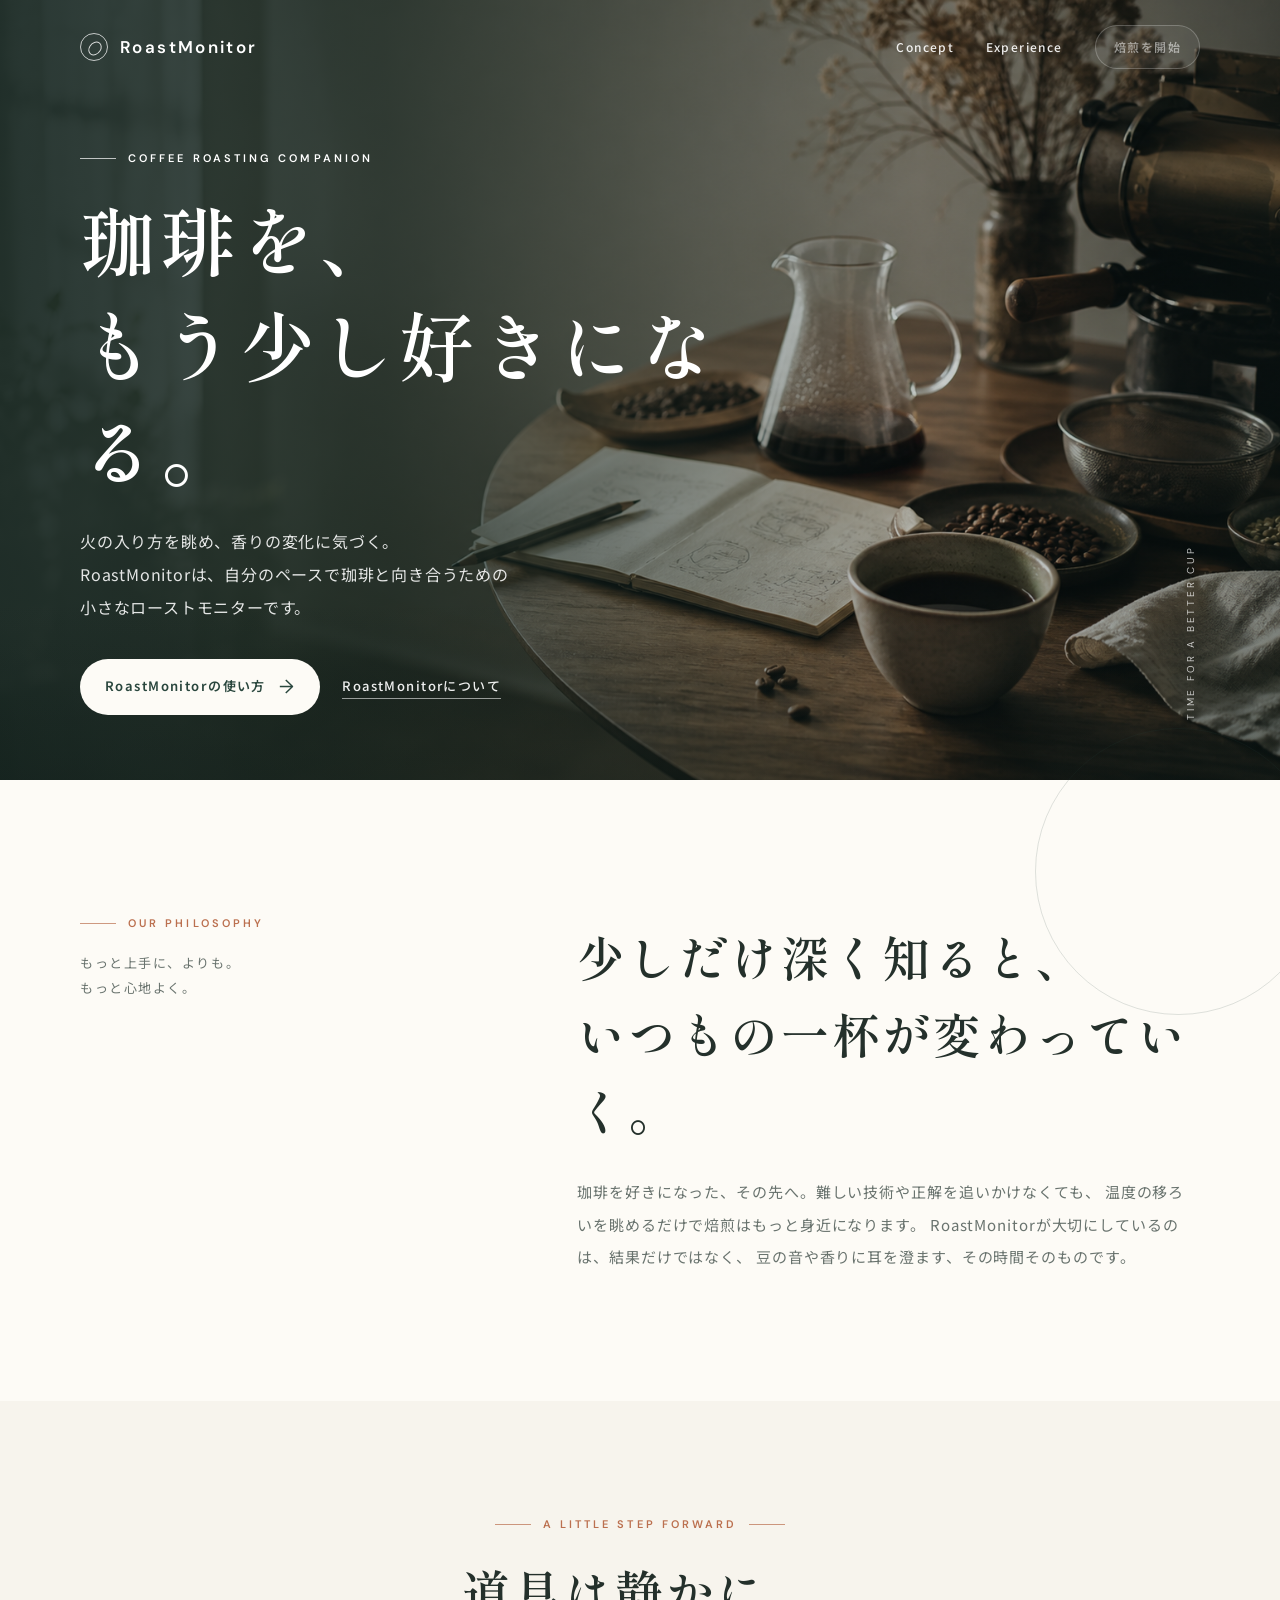
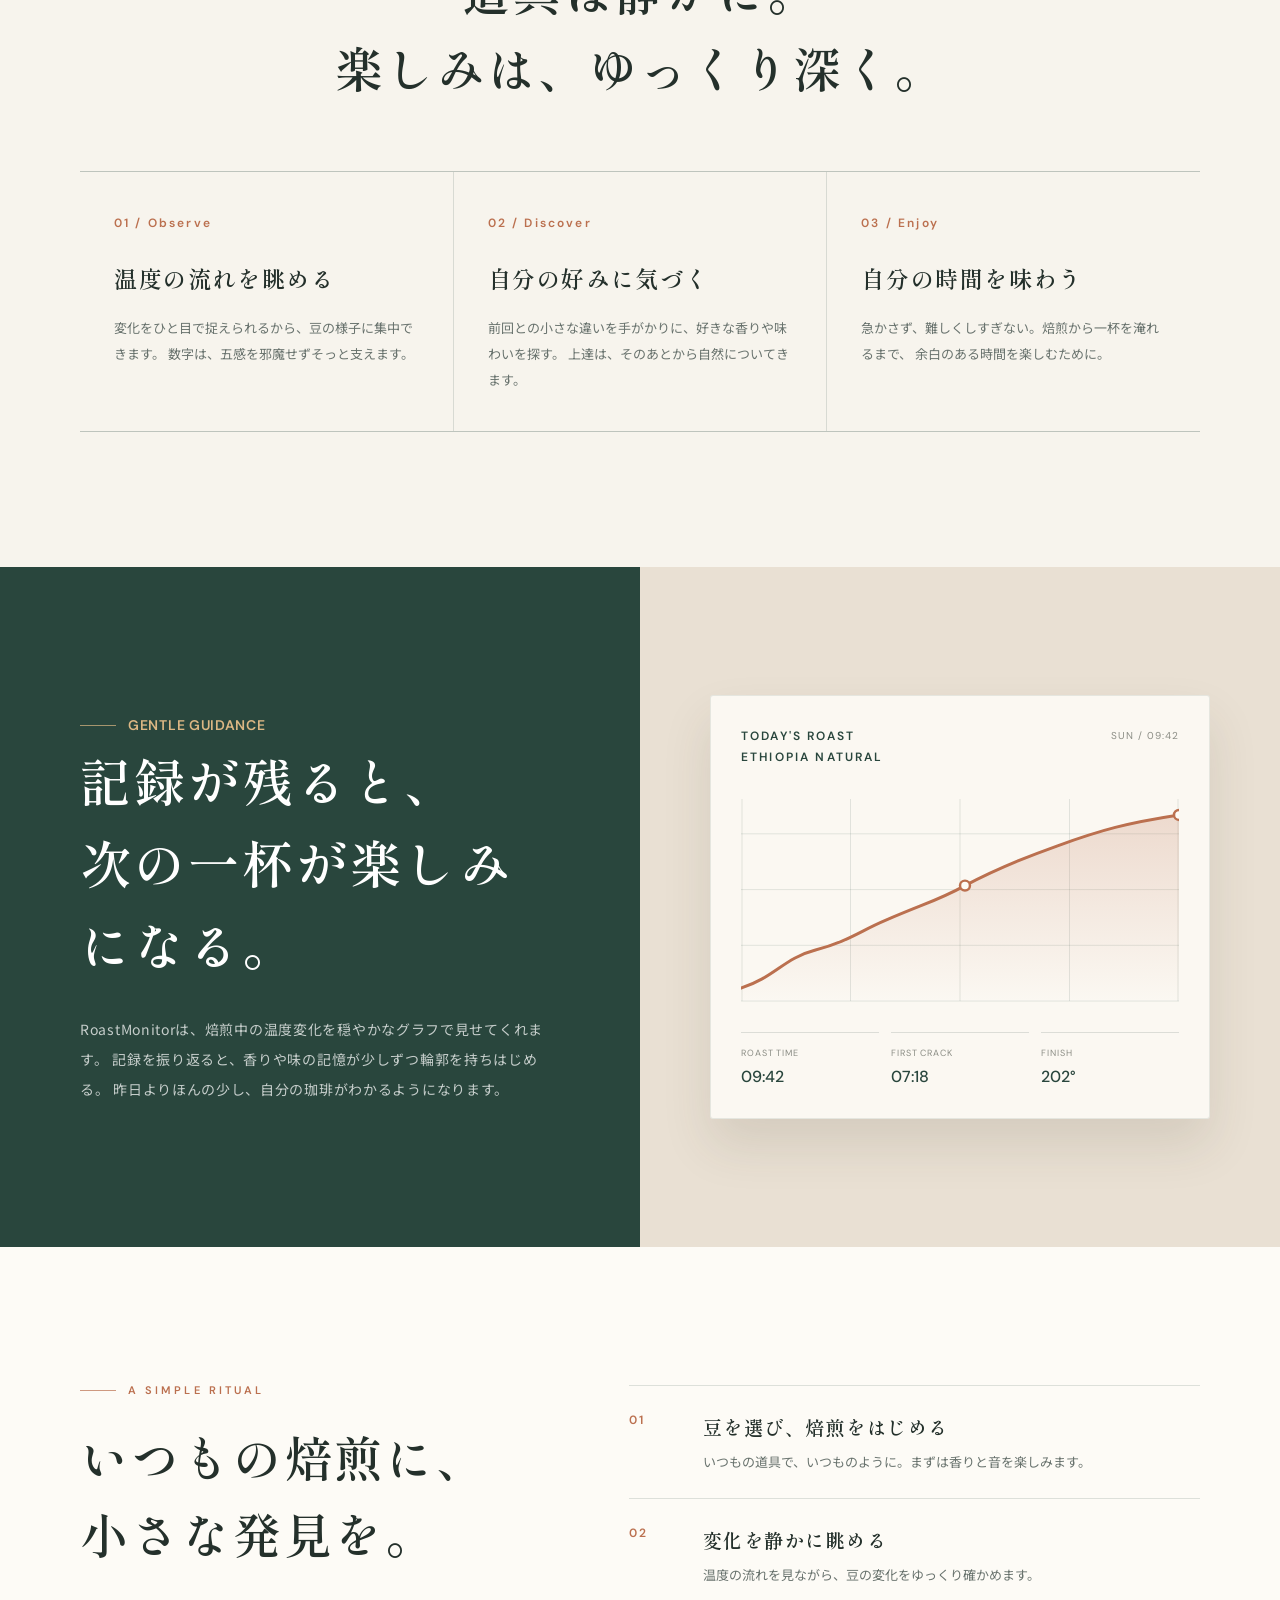
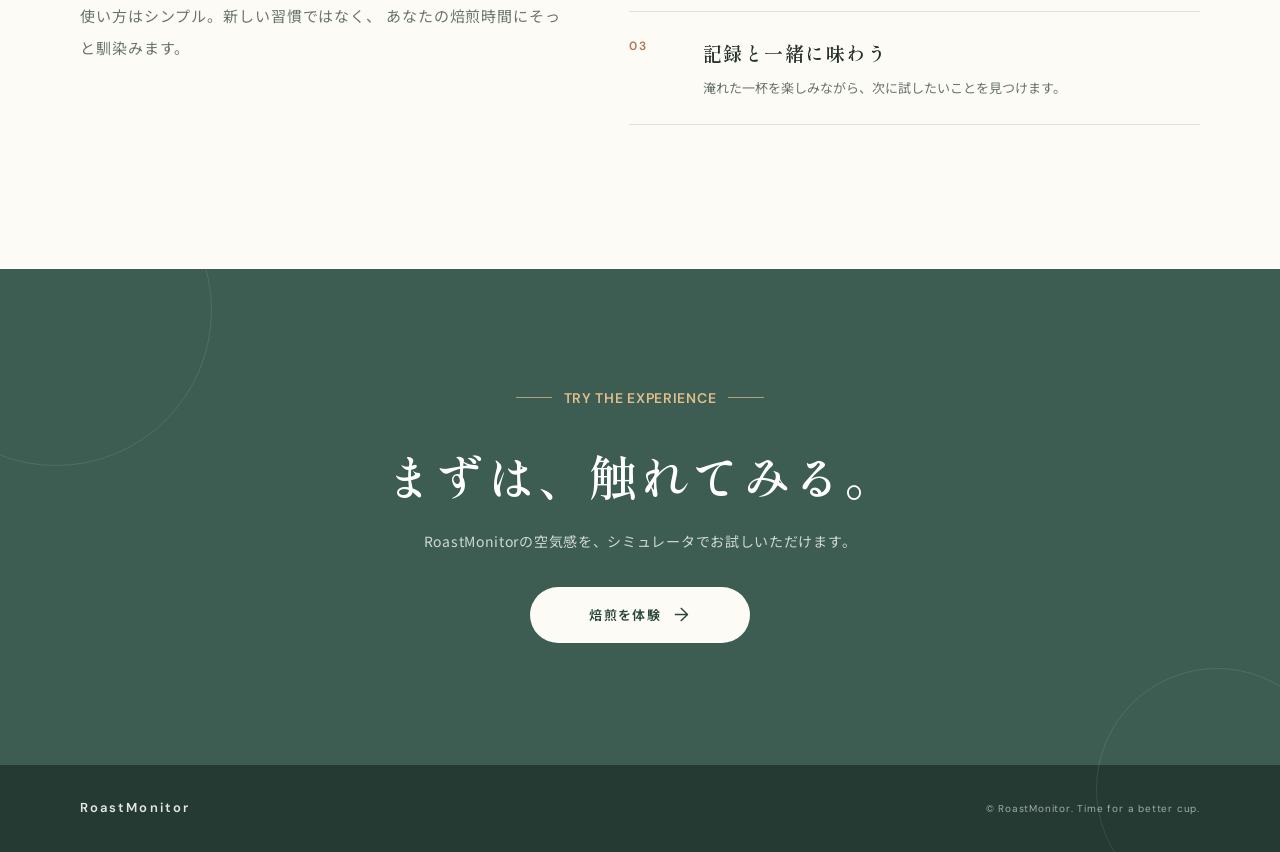
<file: index.html>
<!doctype html>
<html lang="ja">
  <head>
    <meta charset="UTF-8" />
    <meta name="viewport" content="width=device-width, initial-scale=1.0" />
    <meta
      name="description"
      content="RoastMonitorは、自宅での珈琲焙煎をゆっくり楽しむためのローストモニターです。"
    />
    <title>RoastMonitor | 珈琲を、もう少し好きになる。</title>
    <link rel="preconnect" href="https://fonts.googleapis.com" />
    <link rel="preconnect" href="https://fonts.gstatic.com" crossorigin />
    <link
      href="https://fonts.googleapis.com/css2?family=DM+Sans:wght@400;500;600&family=Noto+Sans+JP:wght@400;500;600&family=Shippori+Mincho:wght@500;600&display=swap"
      rel="stylesheet"
    />
    <style>
      :root {
        --ink: #24302b;
        --deep-green: #29463d;
        --forest: #35584c;
        --cream: #f7f4ed;
        --paper: #fdfbf6;
        --sand: #e8dfd2;
        --terracotta: #bb704f;
        --gold: #cda76d;
        --muted: #69736e;
        --line: rgba(41, 70, 61, 0.15);
        --shadow: 0 22px 60px rgba(47, 45, 37, 0.1);
      }

      * {
        box-sizing: border-box;
      }

      html {
        scroll-behavior: smooth;
      }

      body {
        margin: 0;
        color: var(--ink);
        background: var(--cream);
        font-family: "Noto Sans JP", sans-serif;
        font-size: 15px;
        line-height: 1.9;
        -webkit-font-smoothing: antialiased;
      }

      a {
        color: inherit;
        text-decoration: none;
      }

      .page {
        overflow: hidden;
      }

      .inner {
        width: min(1120px, calc(100% - 48px));
        margin: 0 auto;
      }

      .site-header {
        position: absolute;
        z-index: 10;
        top: 0;
        left: 0;
        width: 100%;
        color: #fff;
      }

      .header-inner {
        display: flex;
        align-items: center;
        justify-content: space-between;
        height: 94px;
      }

      .logo {
        display: flex;
        align-items: center;
        gap: 12px;
        font-family: "DM Sans", sans-serif;
        font-size: 17px;
        font-weight: 600;
        letter-spacing: 0.14em;
      }

      .logo-mark {
        position: relative;
        width: 28px;
        height: 28px;
        border: 1px solid rgba(255, 255, 255, 0.72);
        border-radius: 50%;
      }

      .logo-mark::before {
        position: absolute;
        top: 7px;
        left: 8px;
        width: 10px;
        height: 13px;
        border: 1px solid rgba(255, 255, 255, 0.82);
        border-radius: 55% 45% 55% 45%;
        content: "";
        transform: rotate(32deg);
      }

      .nav {
        display: flex;
        align-items: center;
        gap: 32px;
        font-size: 12px;
        font-weight: 500;
        letter-spacing: 0.12em;
      }

      .nav a {
        opacity: 0.9;
        transition: opacity 180ms ease;
      }

      .nav a:hover {
        opacity: 1;
      }

      .nav-cta {
        padding: 10px 18px;
        border: 1px solid transparent;
        border-radius: 999px;
        background: var(--paper);
        color: var(--deep-green);
        font-weight: 600;
        transition: background 180ms ease, color 180ms ease;
      }

      .nav-cta:not(.is-disabled) {
        opacity: 1;
      }

      .nav-cta:not(.is-disabled):hover {
        background: #fff;
      }

      .nav-cta.is-disabled {
        background: rgba(255, 255, 255, 0.06);
        color: rgba(255, 255, 255, 0.5);
        border-color: rgba(255, 255, 255, 0.22);
        opacity: 1;
        cursor: not-allowed;
        pointer-events: none;
      }

      .hero {
        position: relative;
        min-height: 780px;
        color: #fff;
        background:
          linear-gradient(90deg, rgba(20, 36, 31, 0.91) 0%, rgba(20, 36, 31, 0.76) 30%, rgba(20, 36, 31, 0.22) 72%, rgba(20, 36, 31, 0.38) 100%),
          url("./assets/roast-monitor-hero.png") center / cover;
      }

      .hero::after {
        position: absolute;
        right: 0;
        bottom: 0;
        left: 0;
        height: 180px;
        background: linear-gradient(180deg, transparent, rgba(15, 27, 23, 0.28));
        content: "";
      }

      .hero-inner {
        position: relative;
        z-index: 1;
        display: flex;
        min-height: 780px;
        align-items: center;
        padding-top: 88px;
      }

      .hero-copy {
        max-width: 650px;
      }

      .eyebrow {
        display: flex;
        align-items: center;
        gap: 12px;
        margin: 0 0 22px;
        color: inherit;
        font-family: "DM Sans", sans-serif;
        font-size: 11px;
        font-weight: 600;
        letter-spacing: 0.28em;
        line-height: 1;
        text-transform: uppercase;
      }

      .eyebrow::before {
        width: 36px;
        height: 1px;
        background: currentColor;
        content: "";
        opacity: 0.7;
      }

      h1,
      h2,
      h3,
      p {
        margin-top: 0;
      }

      h1 {
        margin-bottom: 24px;
        font-family: "Shippori Mincho", serif;
        font-size: clamp(46px, 6vw, 76px);
        font-weight: 600;
        letter-spacing: 0.05em;
        line-height: 1.38;
      }

      .hero-text {
        max-width: 520px;
        margin-bottom: 35px;
        color: rgba(255, 255, 255, 0.88);
        font-size: 16px;
        letter-spacing: 0.05em;
        line-height: 2.05;
      }

      .button-row {
        display: flex;
        flex-wrap: wrap;
        align-items: center;
        gap: 22px;
      }

      .button {
        display: inline-flex;
        min-height: 56px;
        align-items: center;
        justify-content: center;
        gap: 13px;
        padding: 0 25px;
        border-radius: 999px;
        background: var(--paper);
        color: var(--deep-green);
        font-size: 13px;
        font-weight: 600;
        letter-spacing: 0.11em;
        transition: transform 180ms ease, background 180ms ease;
      }

      .button:hover {
        background: #fff;
        transform: translateY(-3px);
      }

      .button-arrow {
        font-family: "DM Sans", sans-serif;
        font-size: 19px;
        font-weight: 400;
        line-height: 1;
      }

      .text-link {
        border-bottom: 1px solid rgba(255, 255, 255, 0.55);
        color: rgba(255, 255, 255, 0.93);
        font-size: 13px;
        font-weight: 500;
        letter-spacing: 0.11em;
      }

      .hero-note {
        position: absolute;
        right: 0;
        bottom: 50px;
        z-index: 2;
        color: rgba(255, 255, 255, 0.74);
        font-family: "DM Sans", sans-serif;
        font-size: 10px;
        letter-spacing: 0.28em;
        text-transform: uppercase;
        transform: rotate(-90deg) translateX(100%);
        transform-origin: bottom right;
      }

      .intro {
        position: relative;
        padding: 138px 0 128px;
        background: var(--paper);
      }

      .intro::before {
        position: absolute;
        top: -52px;
        right: -42px;
        width: 285px;
        height: 285px;
        border: 1px solid var(--line);
        border-radius: 50%;
        content: "";
      }

      .intro-grid {
        display: grid;
        align-items: start;
        gap: 82px;
        grid-template-columns: 0.8fr 1.2fr;
      }

      .section-eyebrow {
        color: var(--terracotta);
      }

      .intro-kicker {
        color: var(--muted);
        font-size: 13px;
        letter-spacing: 0.12em;
      }

      .section-title {
        margin-bottom: 28px;
        font-family: "Shippori Mincho", serif;
        font-size: clamp(31px, 4.2vw, 48px);
        font-weight: 600;
        letter-spacing: 0.06em;
        line-height: 1.6;
      }

      .lead {
        max-width: 630px;
        margin-bottom: 0;
        color: var(--muted);
        letter-spacing: 0.06em;
        line-height: 2.15;
      }

      .values {
        padding: 118px 0 135px;
      }

      .center-heading {
        max-width: 650px;
        margin: 0 auto 65px;
        text-align: center;
      }

      .center-heading .eyebrow {
        justify-content: center;
      }

      .center-heading .eyebrow::after {
        width: 36px;
        height: 1px;
        background: currentColor;
        content: "";
        opacity: 0.7;
      }

      .values-grid {
        display: grid;
        gap: 1px;
        background: var(--line);
        border-top: 1px solid var(--line);
        border-bottom: 1px solid var(--line);
        grid-template-columns: repeat(3, 1fr);
      }

      .value {
        padding: 40px 34px 38px;
        background: var(--cream);
      }

      .value-number {
        display: block;
        margin-bottom: 22px;
        color: var(--terracotta);
        font-family: "DM Sans", sans-serif;
        font-size: 12px;
        font-weight: 600;
        letter-spacing: 0.18em;
      }

      .value h3 {
        margin-bottom: 15px;
        font-family: "Shippori Mincho", serif;
        font-size: 23px;
        font-weight: 600;
        letter-spacing: 0.07em;
      }

      .value p {
        margin-bottom: 0;
        color: var(--muted);
        font-size: 13px;
        line-height: 2;
      }

      .experience {
        background: var(--deep-green);
        color: #fff;
      }

      .experience-grid {
        display: grid;
        min-height: 680px;
        grid-template-columns: 1fr 1fr;
      }

      .experience-copy {
        display: flex;
        flex-direction: column;
        justify-content: center;
        padding: 85px 12% 85px max(24px, calc((100vw - 1120px) / 2));
      }

      .experience-copy .eyebrow {
        color: #dcb784;
      }

      .experience-copy .section-title {
        font-size: clamp(32px, 4vw, 52px);
      }

      .experience-copy p {
        max-width: 520px;
        margin-bottom: 0;
        color: rgba(255, 255, 255, 0.73);
        font-size: 14px;
        letter-spacing: 0.05em;
        line-height: 2.15;
      }

      .roast-card-wrap {
        display: flex;
        align-items: center;
        justify-content: center;
        padding: 60px;
        background: #e9e0d3;
      }

      .roast-card {
        width: min(500px, 100%);
        padding: 30px 30px 26px;
        border: 1px solid rgba(41, 70, 61, 0.1);
        border-radius: 3px;
        background: rgba(253, 251, 246, 0.88);
        box-shadow: 0 26px 50px rgba(68, 57, 44, 0.12);
      }

      .roast-card-header {
        display: flex;
        align-items: start;
        justify-content: space-between;
        margin-bottom: 32px;
      }

      .roast-card-title {
        color: var(--deep-green);
        font-family: "DM Sans", sans-serif;
        font-size: 12px;
        font-weight: 600;
        letter-spacing: 0.18em;
        line-height: 1.7;
        text-transform: uppercase;
      }

      .roast-card-date {
        color: #8b8d85;
        font-family: "DM Sans", sans-serif;
        font-size: 10px;
        letter-spacing: 0.1em;
      }

      .roast-chart {
        width: 100%;
        height: auto;
      }

      .chart-grid {
        stroke: rgba(41, 70, 61, 0.12);
        stroke-width: 1;
      }

      .chart-line {
        fill: none;
        stroke: var(--terracotta);
        stroke-linecap: round;
        stroke-linejoin: round;
        stroke-width: 3;
      }

      .chart-area {
        fill: url("#chart-fill");
        opacity: 0.22;
      }

      .chart-dot {
        fill: var(--paper);
        stroke: var(--terracotta);
        stroke-width: 2.5;
      }

      .roast-notes {
        display: grid;
        gap: 12px;
        margin-top: 20px;
        grid-template-columns: repeat(3, 1fr);
      }

      .roast-note {
        padding-top: 12px;
        border-top: 1px solid var(--line);
      }

      .roast-note span {
        display: block;
        color: #8b8d85;
        font-family: "DM Sans", sans-serif;
        font-size: 9px;
        letter-spacing: 0.1em;
        text-transform: uppercase;
      }

      .roast-note strong {
        color: var(--deep-green);
        font-family: "DM Sans", sans-serif;
        font-size: 16px;
        font-weight: 500;
      }

      .steps {
        padding: 138px 0 144px;
        background: var(--paper);
      }

      .steps-grid {
        display: grid;
        gap: 62px;
        grid-template-columns: 0.92fr 1.08fr;
      }

      .steps-list {
        border-top: 1px solid var(--line);
      }

      .step {
        display: grid;
        gap: 22px;
        padding: 23px 0;
        border-bottom: 1px solid var(--line);
        grid-template-columns: 52px 1fr;
      }

      .step-number {
        color: var(--terracotta);
        font-family: "DM Sans", sans-serif;
        font-size: 12px;
        font-weight: 600;
        letter-spacing: 0.18em;
      }

      .step h3 {
        margin-bottom: 5px;
        font-family: "Shippori Mincho", serif;
        font-size: 19px;
        font-weight: 600;
        letter-spacing: 0.08em;
      }

      .step p {
        margin-bottom: 0;
        color: var(--muted);
        font-size: 13px;
        line-height: 1.9;
      }

      .simulator {
        position: relative;
        padding: 122px 0;
        color: #fff;
        background: #3d5d52;
        text-align: center;
      }

      .simulator::before,
      .simulator::after {
        position: absolute;
        border: 1px solid rgba(255, 255, 255, 0.1);
        border-radius: 50%;
        content: "";
      }

      .simulator::before {
        top: -115px;
        left: -100px;
        width: 310px;
        height: 310px;
      }

      .simulator::after {
        right: -58px;
        bottom: -145px;
        width: 240px;
        height: 240px;
      }

      .simulator-content {
        position: relative;
        z-index: 1;
        max-width: 720px;
        margin: 0 auto;
      }

      .simulator .eyebrow {
        justify-content: center;
        color: #e0bf8d;
      }

      .simulator .eyebrow::after {
        width: 36px;
        height: 1px;
        background: currentColor;
        content: "";
        opacity: 0.7;
      }

      .simulator .section-title {
        margin-bottom: 15px;
      }

      .simulator p {
        margin-bottom: 32px;
        color: rgba(255, 255, 255, 0.76);
        font-size: 14px;
        letter-spacing: 0.05em;
      }

      .simulator .button {
        min-width: 220px;
      }

      footer {
        padding: 31px 0;
        background: #243a33;
        color: rgba(255, 255, 255, 0.58);
      }

      .footer-inner {
        display: flex;
        align-items: center;
        justify-content: space-between;
        gap: 25px;
      }

      .footer-logo {
        color: rgba(255, 255, 255, 0.88);
        font-family: "DM Sans", sans-serif;
        font-size: 13px;
        font-weight: 600;
        letter-spacing: 0.16em;
      }

      .copyright {
        margin: 0;
        font-family: "DM Sans", sans-serif;
        font-size: 10px;
        letter-spacing: 0.08em;
      }

      .reveal {
        opacity: 0;
        transform: translateY(18px);
        transition: opacity 700ms ease, transform 700ms ease;
      }

      .reveal.visible {
        opacity: 1;
        transform: translateY(0);
      }

      @media (max-width: 800px) {
        .inner {
          width: min(100% - 36px, 600px);
        }

        .header-inner {
          height: 78px;
        }

        .nav a:not(.nav-cta) {
          display: none;
        }

        .nav-cta {
          padding: 8px 14px;
          font-size: 11px;
        }

        .hero,
        .hero-inner {
          min-height: 700px;
        }

        .hero {
          background:
            linear-gradient(90deg, rgba(20, 36, 31, 0.86), rgba(20, 36, 31, 0.5)),
            url("./assets/roast-monitor-hero.png") 58% center / cover;
        }

        h1 {
          font-size: clamp(41px, 11.5vw, 57px);
        }

        .hero-text {
          font-size: 14px;
        }

        .hero-note {
          display: none;
        }

        .intro {
          padding: 93px 0 86px;
        }

        .intro-grid,
        .steps-grid,
        .experience-grid {
          grid-template-columns: 1fr;
        }

        .intro-grid,
        .steps-grid {
          gap: 27px;
        }

        .values {
          padding: 86px 0 94px;
        }

        .center-heading {
          margin-bottom: 42px;
        }

        .values-grid {
          grid-template-columns: 1fr;
        }

        .value {
          padding: 30px 8px;
        }

        .experience-copy {
          padding: 78px 24px 72px;
        }

        .roast-card-wrap {
          padding: 38px 18px;
        }

        .roast-card {
          padding: 22px 20px 18px;
        }

        .steps {
          padding: 93px 0 100px;
        }

        .simulator {
          padding: 96px 0;
        }

        .footer-inner {
          flex-direction: column;
          align-items: start;
          gap: 5px;
        }
      }

      @media (prefers-reduced-motion: reduce) {
        html {
          scroll-behavior: auto;
        }

        *,
        *::before,
        *::after {
          animation-duration: 0.01ms !important;
          transition-duration: 0.01ms !important;
        }
      }
    </style>
  </head>
  <body>
    <div class="page">
      <header class="site-header">
        <div class="inner header-inner">
          <a class="logo" href="#" aria-label="RoastMonitor トップへ">
            <span class="logo-mark" aria-hidden="true"></span>
            <span>RoastMonitor</span>
          </a>
          <nav class="nav" aria-label="メインナビゲーション">
            <a href="#concept">Concept</a>
            <a href="#experience">Experience</a>
            <a id="roast-start-btn" class="nav-cta is-disabled" href="http://roast-monitor.local" target="_blank" aria-disabled="true">焙煎を開始</a>
          </nav>
        </div>
      </header>

      <main>
        <section class="hero">
          <div class="inner hero-inner">
            <div class="hero-copy">
              <p class="eyebrow">Coffee roasting companion</p>
              <h1>珈琲を、<br />もう少し好きになる。</h1>
              <p class="hero-text">
                火の入り方を眺め、香りの変化に気づく。<br />
                RoastMonitorは、自分のペースで珈琲と向き合うための<br />
                小さなローストモニターです。
              </p>
              <div class="button-row">
                <a class="button" href="./howtouse.html">
                  RoastMonitorの使い方
                  <span class="button-arrow" aria-hidden="true">→</span>
                </a>
                <a class="text-link" href="#concept">RoastMonitorについて</a>
              </div>
            </div>
            <p class="hero-note">Time for a better cup</p>
          </div>
        </section>

        <section class="intro" id="concept">
          <div class="inner intro-grid reveal">
            <div>
              <p class="eyebrow section-eyebrow">Our philosophy</p>
              <p class="intro-kicker">もっと上手に、よりも。<br />もっと心地よく。</p>
            </div>
            <div>
              <h2 class="section-title">少しだけ深く知ると、<br />いつもの一杯が変わっていく。</h2>
              <p class="lead">
                珈琲を好きになった、その先へ。難しい技術や正解を追いかけなくても、
                温度の移ろいを眺めるだけで焙煎はもっと身近になります。
                RoastMonitorが大切にしているのは、結果だけではなく、
                豆の音や香りに耳を澄ます、その時間そのものです。
              </p>
            </div>
          </div>
        </section>

        <section class="values">
          <div class="inner">
            <div class="center-heading reveal">
              <p class="eyebrow section-eyebrow">A little step forward</p>
              <h2 class="section-title">道具は静かに。<br />楽しみは、ゆっくり深く。</h2>
            </div>
            <div class="values-grid">
              <article class="value reveal">
                <span class="value-number">01 / Observe</span>
                <h3>温度の流れを眺める</h3>
                <p>
                  変化をひと目で捉えられるから、豆の様子に集中できます。
                  数字は、五感を邪魔せずそっと支えます。
                </p>
              </article>
              <article class="value reveal">
                <span class="value-number">02 / Discover</span>
                <h3>自分の好みに気づく</h3>
                <p>
                  前回との小さな違いを手がかりに、好きな香りや味わいを探す。
                  上達は、そのあとから自然についてきます。
                </p>
              </article>
              <article class="value reveal">
                <span class="value-number">03 / Enjoy</span>
                <h3>自分の時間を味わう</h3>
                <p>
                  急かさず、難しくしすぎない。焙煎から一杯を淹れるまで、
                  余白のある時間を楽しむために。
                </p>
              </article>
            </div>
          </div>
        </section>

        <section class="experience" id="experience">
          <div class="experience-grid">
            <div class="experience-copy reveal">
              <p class="eyebrow">Gentle guidance</p>
              <h2 class="section-title">記録が残ると、<br />次の一杯が楽しみになる。</h2>
              <p>
                RoastMonitorは、焙煎中の温度変化を穏やかなグラフで見せてくれます。
                記録を振り返ると、香りや味の記憶が少しずつ輪郭を持ちはじめる。
                昨日よりほんの少し、自分の珈琲がわかるようになります。
              </p>
            </div>
            <div class="roast-card-wrap">
              <div class="roast-card reveal">
                <div class="roast-card-header">
                  <div class="roast-card-title">Today&apos;s Roast<br />Ethiopia Natural</div>
                  <div class="roast-card-date">SUN / 09:42</div>
                </div>
                <svg class="roast-chart" viewBox="0 0 440 205" role="img" aria-label="焙煎中の温度変化を表すグラフ">
                  <defs>
                    <linearGradient id="chart-fill" x1="0" x2="0" y1="0" y2="1">
                      <stop offset="0%" stop-color="#bb704f" />
                      <stop offset="100%" stop-color="#bb704f" stop-opacity="0" />
                    </linearGradient>
                  </defs>
                  <path class="chart-grid" d="M0 35H440M0 91H440M0 147H440M0 203H440" />
                  <path class="chart-grid" d="M1 0V203M110 0V203M220 0V203M330 0V203M439 0V203" />
                  <path class="chart-area" d="M0 190C34 179 43 160 74 152C108 143 119 133 145 122C184 105 198 102 225 87C259 69 287 58 318 47C362 31 388 24 440 16V203H0Z" />
                  <path class="chart-line" d="M0 190C34 179 43 160 74 152C108 143 119 133 145 122C184 105 198 102 225 87C259 69 287 58 318 47C362 31 388 24 440 16" />
                  <circle class="chart-dot" cx="225" cy="87" r="5" />
                  <circle class="chart-dot" cx="440" cy="16" r="5" />
                </svg>
                <div class="roast-notes">
                  <div class="roast-note"><span>Roast time</span><strong>09:42</strong></div>
                  <div class="roast-note"><span>First crack</span><strong>07:18</strong></div>
                  <div class="roast-note"><span>Finish</span><strong>202°</strong></div>
                </div>
              </div>
            </div>
          </div>
        </section>

        <section class="steps">
          <div class="inner steps-grid">
            <div class="reveal">
              <p class="eyebrow section-eyebrow">A simple ritual</p>
              <h2 class="section-title">いつもの焙煎に、<br />小さな発見を。</h2>
              <p class="lead">
                使い方はシンプル。新しい習慣ではなく、
                あなたの焙煎時間にそっと馴染みます。
              </p>
            </div>
            <div class="steps-list reveal">
              <article class="step">
                <span class="step-number">01</span>
                <div>
                  <h3>豆を選び、焙煎をはじめる</h3>
                  <p>いつもの道具で、いつものように。まずは香りと音を楽しみます。</p>
                </div>
              </article>
              <article class="step">
                <span class="step-number">02</span>
                <div>
                  <h3>変化を静かに眺める</h3>
                  <p>温度の流れを見ながら、豆の変化をゆっくり確かめます。</p>
                </div>
              </article>
              <article class="step">
                <span class="step-number">03</span>
                <div>
                  <h3>記録と一緒に味わう</h3>
                  <p>淹れた一杯を楽しみながら、次に試したいことを見つけます。</p>
                </div>
              </article>
            </div>
          </div>
        </section>

        <section class="simulator">
          <div class="inner simulator-content reveal">
            <p class="eyebrow">Try the experience</p>
            <h2 class="section-title">まずは、触れてみる。</h2>
            <p>RoastMonitorの空気感を、シミュレータでお試しいただけます。</p>
            <a class="button" href="./howtouse.html">
              焙煎を体験
              <span class="button-arrow" aria-hidden="true">→</span>
            </a>
          </div>
        </section>
      </main>

      <footer>
        <div class="inner footer-inner">
          <div class="footer-logo">RoastMonitor</div>
          <p class="copyright">&copy; RoastMonitor. Time for a better cup.</p>
        </div>
      </footer>
    </div>

    <script>
      const observer = new IntersectionObserver(
        (entries) => {
          entries.forEach((entry) => {
            if (entry.isIntersecting) {
              entry.target.classList.add("visible");
              observer.unobserve(entry.target);
            }
          });
        },
        { threshold: 0.12 },
      );

      document.querySelectorAll(".reveal").forEach((element) => observer.observe(element));
    </script>
    <script src="./roast-start.js"></script>
  </body>
</html>
</file>
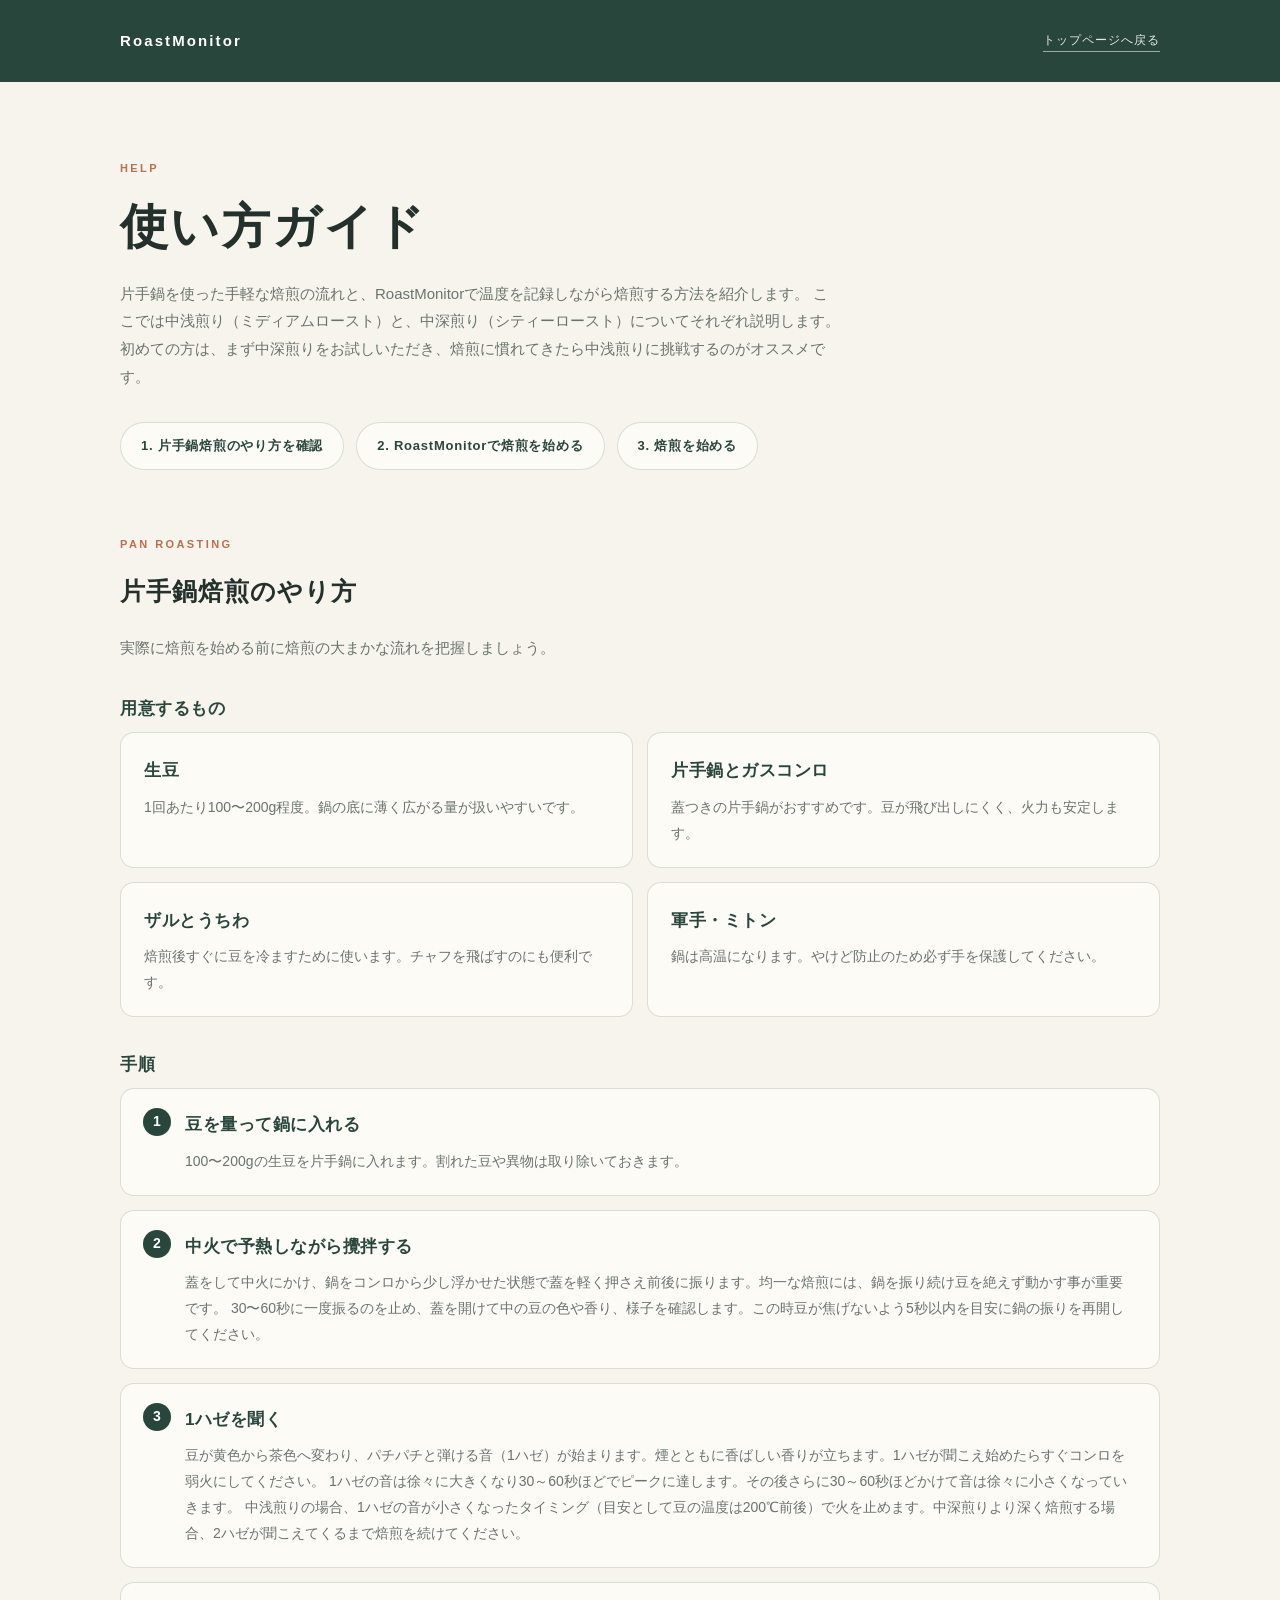
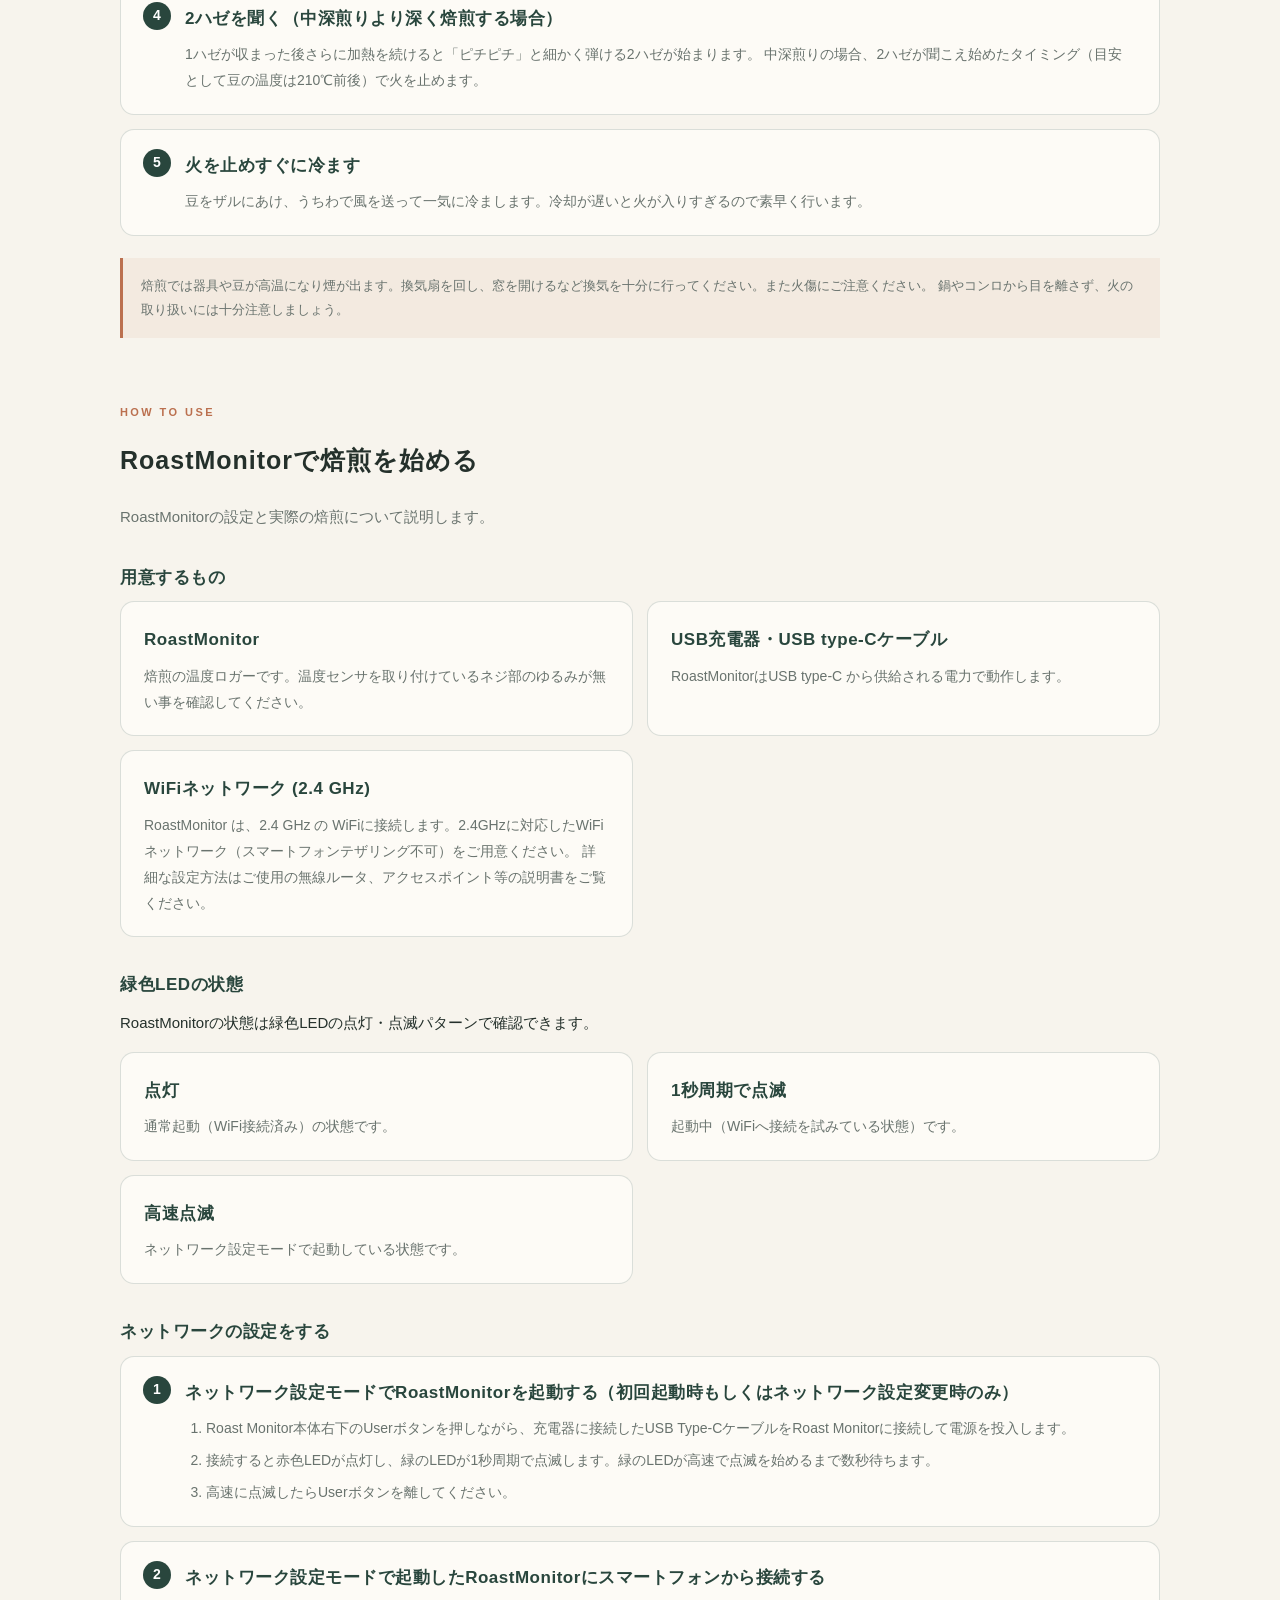
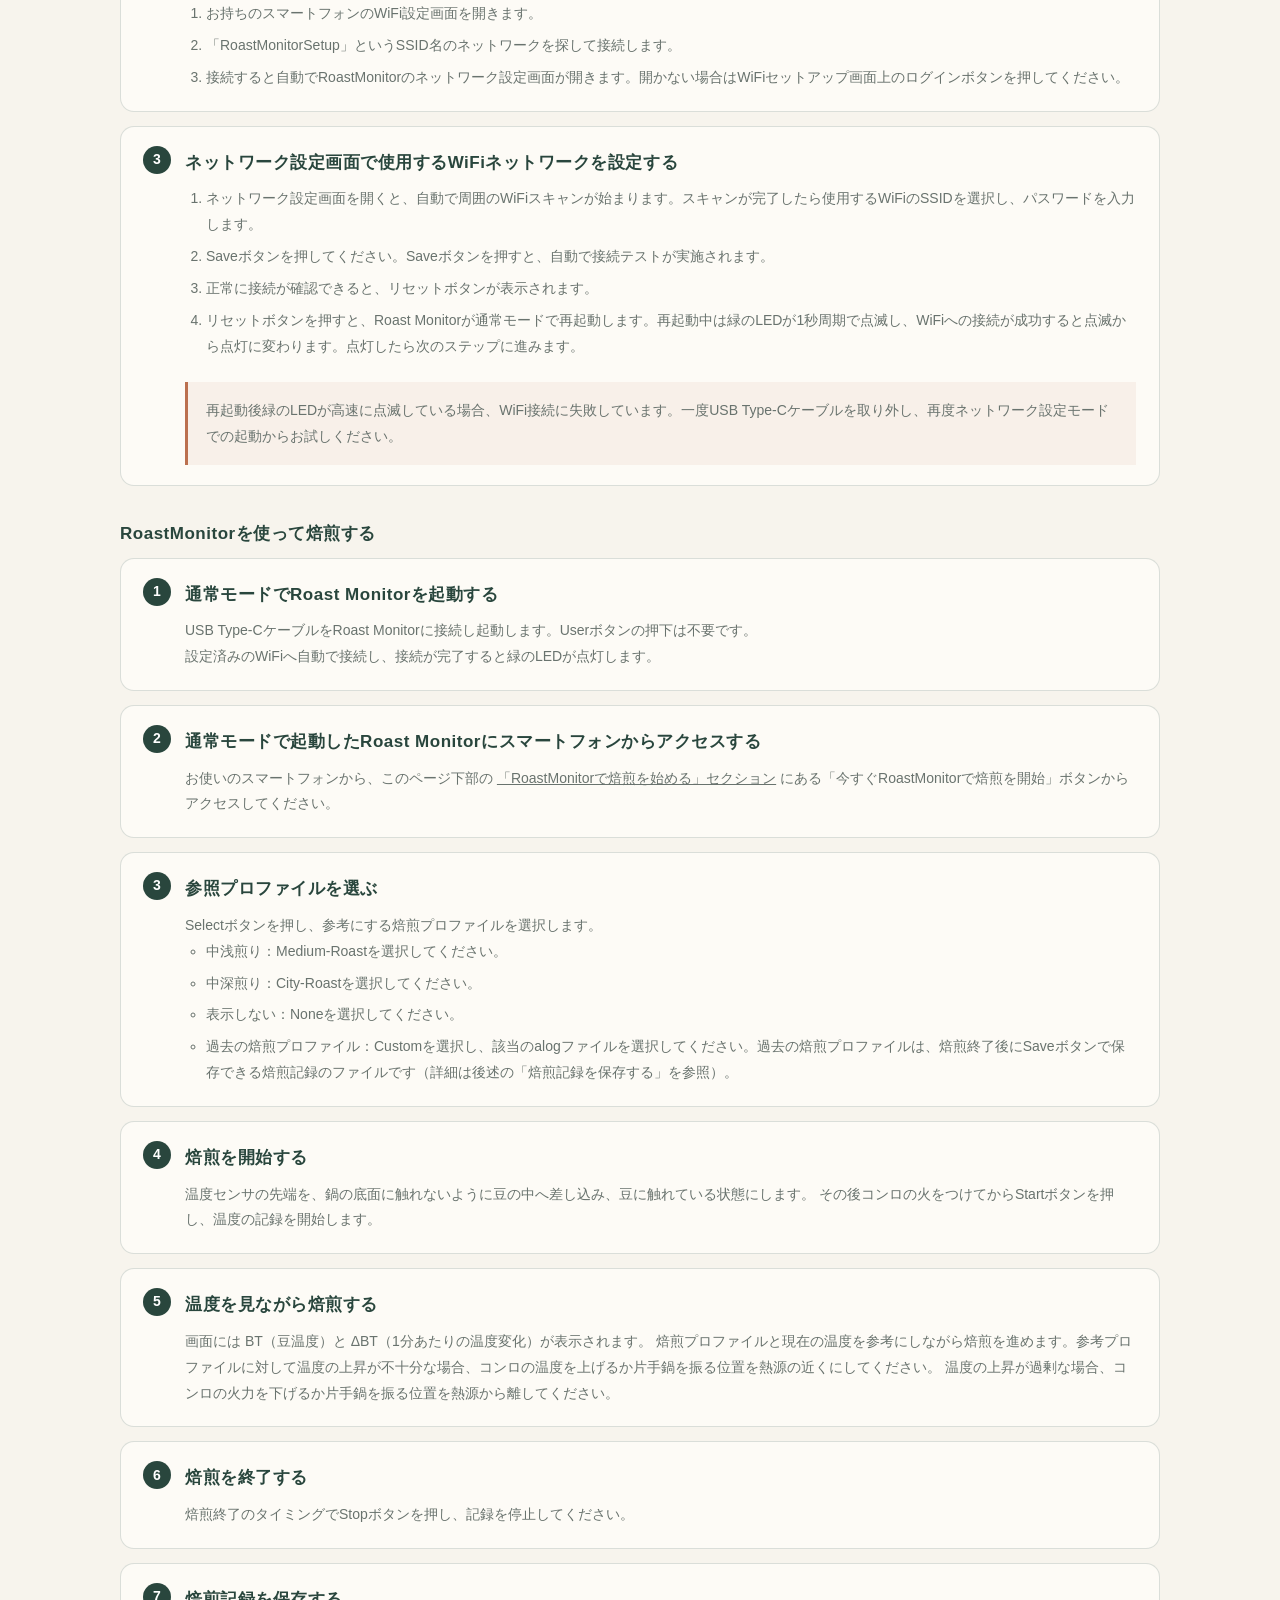
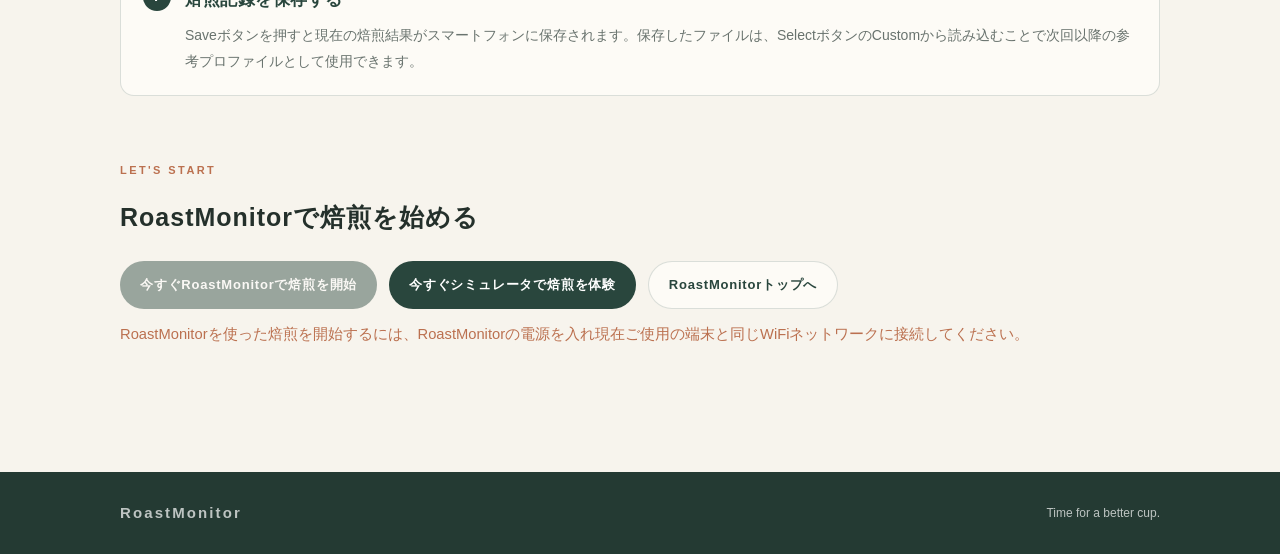
<file: howtouse.html>
<!doctype html>
<html lang="ja">

<head>
  <meta charset="UTF-8" />
  <meta name="viewport" content="width=device-width, initial-scale=1.0" />
  <meta name="description" content="片手鍋を使った焙煎のやり方と、RoastMonitorの使い方を紹介します。" />
  <title>RoastMonitor Usage</title>
  <style>
    :root {
      --ink: #24302b;
      --deep-green: #29463d;
      --forest: #35584c;
      --cream: #f7f4ed;
      --paper: #fdfbf6;
      --terracotta: #bb704f;
      --muted: #69736e;
      --line: rgba(41, 70, 61, 0.16);
      --shadow: 0 18px 48px rgba(47, 45, 37, 0.1);
    }

    * {
      box-sizing: border-box;
    }

    body {
      margin: 0;
      color: var(--ink);
      background: var(--cream);
      font-family: "Noto Sans JP", "Yu Gothic", sans-serif;
      font-size: 15px;
      line-height: 1.85;
    }

    a {
      color: inherit;
      text-decoration: none;
    }

    .inner {
      width: min(1040px, calc(100% - 40px));
      margin: 0 auto;
    }

    header {
      padding: 27px 0;
      background: var(--deep-green);
      color: #fff;
    }

    .header-inner,
    .footer-inner {
      display: flex;
      align-items: center;
      justify-content: space-between;
      gap: 18px;
    }

    .logo {
      font-size: 15px;
      font-weight: 700;
      letter-spacing: 0.14em;
    }

    .header-link {
      border-bottom: 1px solid rgba(255, 255, 255, 0.55);
      color: rgba(255, 255, 255, 0.88);
      font-size: 12px;
      letter-spacing: 0.08em;
    }

    main {
      padding: 76px 0 92px;
    }

    .eyebrow {
      margin: 0 0 14px;
      color: var(--terracotta);
      font-size: 11px;
      font-weight: 700;
      letter-spacing: 0.22em;
      text-transform: uppercase;
    }

    h1,
    h2,
    h3,
    p {
      margin-top: 0;
    }

    h1 {
      margin-bottom: 18px;
      font-size: clamp(31px, 5vw, 48px);
      letter-spacing: 0.05em;
      line-height: 1.45;
    }

    h2 {
      margin: 0 0 20px;
      font-size: 25px;
      letter-spacing: 0.04em;
    }

    h3 {
      margin-bottom: 8px;
      color: var(--deep-green);
      font-size: 17px;
      letter-spacing: 0.03em;
    }

    .lead {
      max-width: 720px;
      margin-bottom: 31px;
      color: var(--muted);
    }

    .actions {
      display: flex;
      flex-wrap: wrap;
      gap: 12px;
    }

    .button {
      display: inline-flex;
      min-height: 48px;
      align-items: center;
      justify-content: center;
      padding: 0 20px;
      border-radius: 999px;
      background: var(--deep-green);
      color: #fff;
      font-size: 13px;
      font-weight: 700;
      letter-spacing: 0.06em;
    }

    .button-secondary {
      border: 1px solid var(--line);
      background: var(--paper);
      color: var(--deep-green);
    }

    .button:disabled,
    .button.is-disabled {
      opacity: 0.45;
      cursor: not-allowed;
      pointer-events: none;
    }

    .roast-start-hint {
      margin: 12px 0 32px;
      font-size: 0.92rem;
      color: var(--terracotta);
    }

    .screen {
      margin: 54px 0 64px;
      overflow: hidden;
      border: 1px solid var(--line);
      border-radius: 18px;
      background: var(--paper);
      box-shadow: var(--shadow);
    }

    .screen img {
      display: block;
      width: 100%;
      height: auto;
    }

    .screen figcaption {
      padding: 13px 18px;
      border-top: 1px solid var(--line);
      color: var(--muted);
      font-size: 12px;
    }

    .actions+section {
      margin-top: 64px;
    }

    section+section {
      margin-top: 64px;
    }

    .cards {
      display: grid;
      gap: 14px;
      grid-template-columns: repeat(2, minmax(0, 1fr));
    }

    .card {
      padding: 22px 23px 20px;
      border: 1px solid var(--line);
      border-radius: 14px;
      background: var(--paper);
    }

    .card p {
      margin-bottom: 0;
      color: var(--muted);
      font-size: 14px;
    }

    .label {
      display: inline-block;
      margin-bottom: 11px;
      padding: 3px 9px;
      border-radius: 999px;
      background: rgba(187, 112, 79, 0.12);
      color: var(--terracotta);
      font-family: "Courier New", monospace;
      font-size: 12px;
      font-weight: 700;
    }

    .note {
      margin-top: 22px;
      padding: 16px 18px;
      border-left: 3px solid var(--terracotta);
      background: rgba(187, 112, 79, 0.08);
      color: var(--muted);
      font-size: 13px;
    }

    .steps {
      margin: 0;
      padding: 0;
      list-style: none;
      counter-reset: step;
      display: grid;
      gap: 14px;
    }

    .steps>li {
      position: relative;
      padding: 20px 23px 20px 64px;
      border: 1px solid var(--line);
      border-radius: 14px;
      background: var(--paper);
      counter-increment: step;
    }

    .steps>li::before {
      content: counter(step);
      position: absolute;
      top: 19px;
      left: 22px;
      display: inline-flex;
      width: 28px;
      height: 28px;
      align-items: center;
      justify-content: center;
      border-radius: 999px;
      background: var(--deep-green);
      color: #fff;
      font-size: 14px;
      font-weight: 700;
    }

    .steps li p {
      margin-bottom: 0;
      color: var(--muted);
      font-size: 14px;
    }

    .substeps {
      margin: 0;
      padding-left: 1.5em;
      color: var(--muted);
      font-size: 14px;
    }

    .substeps li {
      margin-bottom: 6px;
    }

    .substeps li:last-child {
      margin-bottom: 0;
    }

    footer {
      padding: 27px 0;
      background: #243a33;
      color: rgba(255, 255, 255, 0.7);
    }

    footer p {
      margin: 0;
      font-size: 12px;
    }

    @media (max-width: 700px) {
      main {
        padding: 56px 0 70px;
      }

      .cards {
        grid-template-columns: 1fr;
      }

      .screen {
        margin: 42px 0 52px;
      }

      .footer-inner {
        align-items: flex-start;
        flex-direction: column;
      }
    }
  </style>
</head>

<body>
  <header>
    <div class="inner header-inner">
      <a class="logo" href="./index.html">RoastMonitor</a>
      <a class="header-link" href="./index.html">トップページへ戻る</a>
    </div>
  </header>

  <main>
    <div class="inner">
      <p class="eyebrow">Help</p>
      <h1>使い方ガイド</h1>
      <p class="lead">
        片手鍋を使った手軽な焙煎の流れと、RoastMonitorで温度を記録しながら焙煎する方法を紹介します。
        ここでは中浅煎り（ミディアムロースト）と、中深煎り（シティーロースト）についてそれぞれ説明します。
        初めての方は、まず中深煎りをお試しいただき、焙煎に慣れてきたら中浅煎りに挑戦するのがオススメです。
        </p>
      <section>
        <div class="actions">
          <a class="button button-secondary" href="#pan-roasting">1. 片手鍋焙煎のやり方を確認</a>
          <a class="button button-secondary" href="#how-to-use">2. RoastMonitorで焙煎を始める</a>
          <a class="button button-secondary" href="#start">3. 焙煎を始める</a>
        </div>
      </section>

      <section id="pan-roasting">
        <p class="eyebrow">Pan roasting</p>
        <h2>片手鍋焙煎のやり方</h2>
        <p class="lead">
          実際に焙煎を始める前に焙煎の大まかな流れを把握しましょう。
        </p>

        <h3>用意するもの</h3>
        <div class="cards">
          <article class="card">
            <h3>生豆</h3>
            <p>1回あたり100〜200g程度。鍋の底に薄く広がる量が扱いやすいです。</p>
          </article>
          <article class="card">
            <h3>片手鍋とガスコンロ</h3>
            <p>蓋つきの片手鍋がおすすめです。豆が飛び出しにくく、火力も安定します。</p>
          </article>
          <article class="card">
            <h3>ザルとうちわ</h3>
            <p>焙煎後すぐに豆を冷ますために使います。チャフを飛ばすのにも便利です。</p>
          </article>
          <article class="card">
            <h3>軍手・ミトン</h3>
            <p>鍋は高温になります。やけど防止のため必ず手を保護してください。</p>
          </article>
        </div>
        <h3 style="margin-top: 32px">手順</h3>
        <ol class="steps">
          <li>
            <h3>豆を量って鍋に入れる</h3>
            <p>100〜200gの生豆を片手鍋に入れます。割れた豆や異物は取り除いておきます。</p>
          </li>
          <li>
            <h3>中火で予熱しながら攪拌する</h3>
            <p>蓋をして中火にかけ、鍋をコンロから少し浮かせた状態で蓋を軽く押さえ前後に振ります。均一な焙煎には、鍋を振り続け豆を絶えず動かす事が重要です。
              30〜60秒に一度振るのを止め、蓋を開けて中の豆の色や香り、様子を確認します。この時豆が焦げないよう5秒以内を目安に鍋の振りを再開してください。</p>
          </li>
          <li>
            <h3>1ハゼを聞く</h3>
            <p>
              豆が黄色から茶色へ変わり、パチパチと弾ける音（1ハゼ）が始まります。煙とともに香ばしい香りが立ちます。1ハゼが聞こえ始めたらすぐコンロを弱火にしてください。
              1ハゼの音は徐々に大きくなり30～60秒ほどでピークに達します。その後さらに30～60秒ほどかけて音は徐々に小さくなっていきます。
              中浅煎りの場合、1ハゼの音が小さくなったタイミング（目安として豆の温度は200℃前後）で火を止めます。中深煎りより深く焙煎する場合、2ハゼが聞こえてくるまで焙煎を続けてください。
            </p>
          </li>
          <li>
            <h3>2ハゼを聞く（中深煎りより深く焙煎する場合）</h3>
            <p>
              1ハゼが収まった後さらに加熱を続けると「ピチピチ」と細かく弾ける2ハゼが始まります。
              中深煎りの場合、2ハゼが聞こえ始めたタイミング（目安として豆の温度は210℃前後）で火を止めます。
            </p>
          </li>
          <li>
            <h3>火を止めすぐに冷ます</h3>
            <p>豆をザルにあけ、うちわで風を送って一気に冷まします。冷却が遅いと火が入りすぎるので素早く行います。</p>
          </li>
        </ol>
        <p class="note">
          焙煎では器具や豆が高温になり煙が出ます。換気扇を回し、窓を開けるなど換気を十分に行ってください。また火傷にご注意ください。
          鍋やコンロから目を離さず、火の取り扱いには十分注意しましょう。
        </p>
      </section>

      <section id="how-to-use">
        <p class="eyebrow">How to use</p>
        <h2>RoastMonitorで焙煎を始める</h2>
        <p class="lead">
          RoastMonitorの設定と実際の焙煎について説明します。
        </p>
        <h3>用意するもの</h3>
        <div class="cards">
          <article class="card">
            <h3>RoastMonitor</h3>
            <p>焙煎の温度ロガーです。温度センサを取り付けているネジ部のゆるみが無い事を確認してください。</p>
          </article>
          <article class="card">
            <h3>USB充電器・USB type-Cケーブル</h3>
            <p>RoastMonitorはUSB type-C から供給される電力で動作します。</p>
          </article>
          <article class="card">
            <h3>WiFiネットワーク (2.4 GHz)</h3>
            <p>RoastMonitor は、2.4 GHz の WiFiに接続します。2.4GHzに対応したWiFiネットワーク（スマートフォンテザリング不可）をご用意ください。
              詳細な設定方法はご使用の無線ルータ、アクセスポイント等の説明書をご覧ください。
            </p>
          </article>
        </div>
        <h3 style="margin-top: 32px">緑色LEDの状態</h3>
        <p>RoastMonitorの状態は緑色LEDの点灯・点滅パターンで確認できます。</p>
        <div class="cards">
          <article class="card">
            <h3>点灯</h3>
            <p>通常起動（WiFi接続済み）の状態です。</p>
          </article>
          <article class="card">
            <h3>1秒周期で点滅</h3>
            <p>起動中（WiFiへ接続を試みている状態）です。</p>
          </article>
          <article class="card">
            <h3>高速点滅</h3>
            <p>ネットワーク設定モードで起動している状態です。</p>
          </article>
        </div>
        <h3 style="margin-top: 32px">ネットワークの設定をする</h3>
        <ol class="steps">
          <li>
            <h3>ネットワーク設定モードでRoastMonitorを起動する（初回起動時もしくはネットワーク設定変更時のみ）</h3>
            <ol class="substeps">
              <li>Roast Monitor本体右下のUserボタンを押しながら、充電器に接続したUSB Type-CケーブルをRoast Monitorに接続して電源を投入します。</li>
              <li>接続すると赤色LEDが点灯し、緑のLEDが1秒周期で点滅します。緑のLEDが高速で点滅を始めるまで数秒待ちます。</li>
              <li>高速に点滅したらUserボタンを離してください。</li>
            </ol>
              </li>
              <li>
                <h3>ネットワーク設定モードで起動したRoastMonitorにスマートフォンから接続する</h3>
                <ol class="substeps">
                  <li>お持ちのスマートフォンのWiFi設定画面を開きます。</li>
                  <li>「RoastMonitorSetup」というSSID名のネットワークを探して接続します。</li>
                  <li>接続すると自動でRoastMonitorのネットワーク設定画面が開きます。開かない場合はWiFiセットアップ画面上のログインボタンを押してください。</li>
                </ol>
              </li>
              <li>
                <h3>ネットワーク設定画面で使用するWiFiネットワークを設定する</h3>
                <ol class="substeps">
                  <li>ネットワーク設定画面を開くと、自動で周囲のWiFiスキャンが始まります。スキャンが完了したら使用するWiFiのSSIDを選択し、パスワードを入力します。</li>
                  <li>Saveボタンを押してください。Saveボタンを押すと、自動で接続テストが実施されます。</li>
                  <li>正常に接続が確認できると、リセットボタンが表示されます。</li>
                  <li>リセットボタンを押すと、Roast Monitorが通常モードで再起動します。再起動中は緑のLEDが1秒周期で点滅し、WiFiへの接続が成功すると点滅から点灯に変わります。点灯したら次のステップに進みます。</li>
                </ol>
                <p class="note">
                  再起動後緑のLEDが高速に点滅している場合、WiFi接続に失敗しています。一度USB Type-Cケーブルを取り外し、再度ネットワーク設定モードでの起動からお試しください。
                </p>
              </li>
              </ol>
              <h3 style="margin-top: 32px">RoastMonitorを使って焙煎する</h3>
        <ol class="steps">
          <li>
            <h3>通常モードでRoast Monitorを起動する</h3>
            <p>
              USB Type-CケーブルをRoast Monitorに接続し起動します。Userボタンの押下は不要です。</br>
              設定済みのWiFiへ自動で接続し、接続が完了すると緑のLEDが点灯します。</p>
          </li>
          <li>
            <h3>通常モードで起動したRoast Monitorにスマートフォンからアクセスする</h3>
            <p>
              お使いのスマートフォンから、このページ下部の <a href="#start"
                style="text-decoration: underline">「RoastMonitorで焙煎を始める」セクション</a>
              にある「今すぐRoastMonitorで焙煎を開始」ボタンからアクセスしてください。</p>
          </li>
          <li>
            <h3>参照プロファイルを選ぶ</h3>
            <p>Selectボタンを押し、参考にする焙煎プロファイルを選択します。</p>
            <ul class="substeps">
              <li>中浅煎り：Medium-Roastを選択してください。</li>
              <li>中深煎り：City-Roastを選択してください。</li>
              <li>表示しない：Noneを選択してください。</li>
              <li>過去の焙煎プロファイル：Customを選択し、該当のalogファイルを選択してください。過去の焙煎プロファイルは、焙煎終了後にSaveボタンで保存できる焙煎記録のファイルです（詳細は後述の「焙煎記録を保存する」を参照）。
              </li>
            </ul>
          </li>
          <li>
            <h3>焙煎を開始する</h3>
            <p>温度センサの先端を、鍋の底面に触れないように豆の中へ差し込み、豆に触れている状態にします。
              その後コンロの火をつけてからStartボタンを押し、温度の記録を開始します。</p>
          </li>
          <li>
            <h3>温度を見ながら焙煎する</h3>
            <p>画面には BT（豆温度）と ΔBT（1分あたりの温度変化）が表示されます。
              焙煎プロファイルと現在の温度を参考にしながら焙煎を進めます。参考プロファイルに対して温度の上昇が不十分な場合、コンロの温度を上げるか片手鍋を振る位置を熱源の近くにしてください。
              温度の上昇が過剰な場合、コンロの火力を下げるか片手鍋を振る位置を熱源から離してください。
            </p>
          </li>
          <li>
            <h3>焙煎を終了する</h3>
            <p>焙煎終了のタイミングでStopボタンを押し、記録を停止してください。</p>
          </li>
          <li>
            <h3>焙煎記録を保存する</h3>
            <p>Saveボタンを押すと現在の焙煎結果がスマートフォンに保存されます。保存したファイルは、SelectボタンのCustomから読み込むことで次回以降の参考プロファイルとして使用できます。</p>
          </li>
        </ol>
      </section>
      <section id="start">
        <p class="eyebrow">Let's start</p>
        <h2>RoastMonitorで焙煎を始める</h2>
        <div class="actions">
          <a id="roast-start-btn" class="button is-disabled" href="http://roast-monitor.local" target="_blank"
            aria-disabled="true">今すぐRoastMonitorで焙煎を開始</a>
          <a class="button" href="./simulator/simulator.html">今すぐシミュレータで焙煎を体験</a>
          <a class="button button-secondary" href="./index.html">RoastMonitorトップへ</a>
          </div>
        <p id="roast-start-hint" class="roast-start-hint">
          RoastMonitorを使った焙煎を開始するには、RoastMonitorの電源を入れ現在ご使用の端末と同じWiFiネットワークに接続してください。
        </p>
      </section>
    </div>
  </main>

  <footer>
    <div class="inner footer-inner">
      <p class="logo">RoastMonitor</p>
      <p>Time for a better cup.</p>
    </div>
  </footer>

  <script src="./roast-start.js"></script>
</body>

</html>
</file>
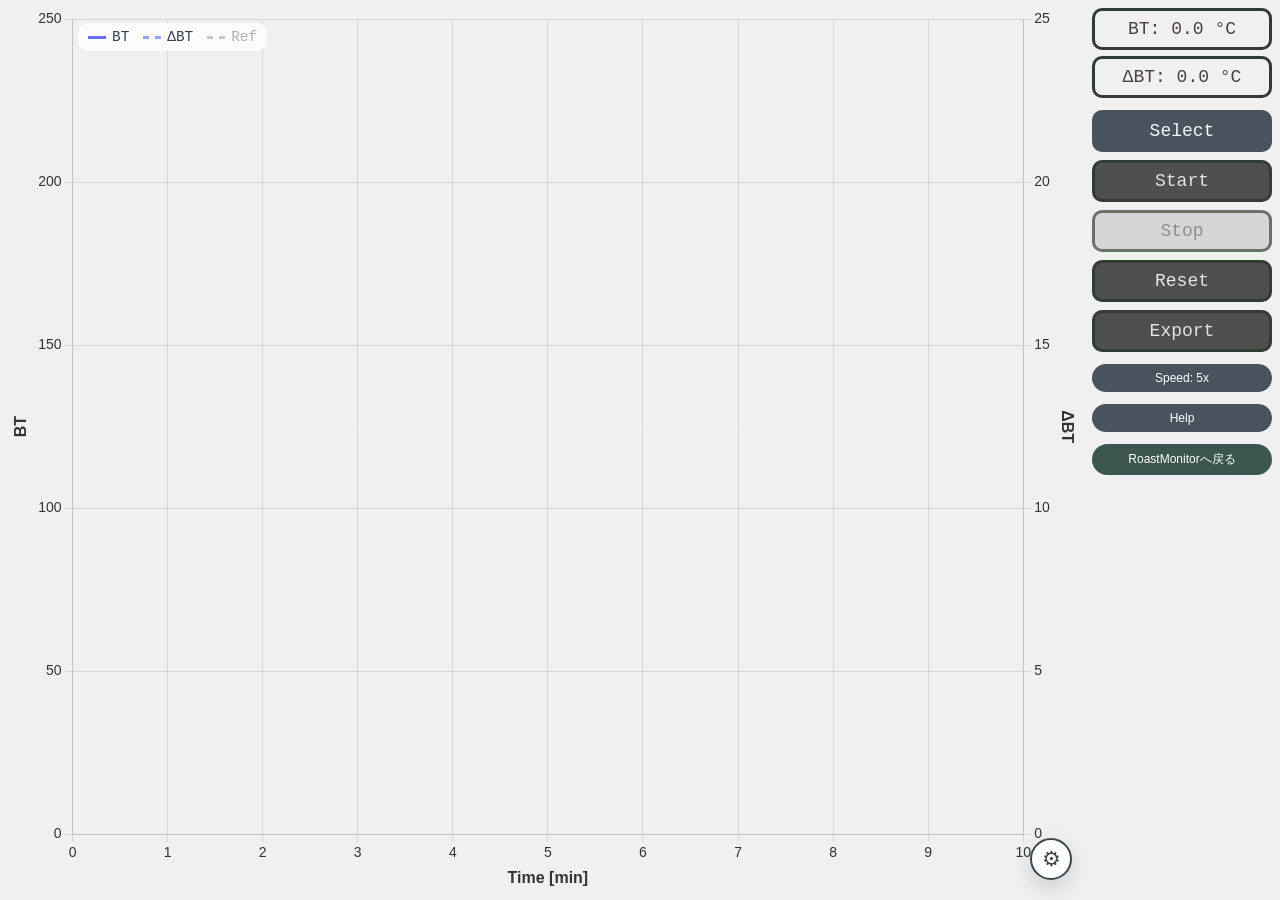
<file: simulator/simulator.html>
<!DOCTYPE html>
<html lang="ja">
<head>
    <meta charset="UTF-8">
    <meta name="viewport" content="width=device-width, initial-scale=1.0">
    <title>RoastMonitor Simulator</title>
    <style>
        .simulator-panel-link {
            display: block;
            margin-top: 4px;
            padding: 7px 11px;
            border-radius: 999px;
            background: rgba(41, 70, 61, 0.9);
            color: #fff;
            font-family: Arial, sans-serif;
            font-size: 12px;
            text-align: center;
            text-decoration: none;
        }

        .simulator-help-link {
            background: #48535d;
        }

        .simulation-speed-select {
            position: relative;
        }

        .simulation-speed-select__trigger {
            width: 100%;
            border: 0;
            background: #48535d;
            cursor: pointer;
        }

        .simulation-speed-select__options {
            position: absolute;
            right: calc(100% + 6px);
            top: 0;
            display: none;
            min-width: 88px;
            padding: 8px;
            border: 1px solid rgba(61, 69, 77, 0.18);
            border-radius: 10px;
            background: rgba(255, 255, 255, 0.98);
            box-shadow: 0 10px 24px rgba(48, 60, 72, 0.18);
            box-sizing: border-box;
            z-index: 20;
        }

        .simulation-speed-select--open .simulation-speed-select__options {
            display: grid;
            gap: 6px;
        }

        .simulation-speed-select__option {
            border: 2px solid #8b949d;
            border-radius: 8px;
            background: #f5f7fa;
            color: #49545f;
            padding: 7px 9px;
            font-family: 'Courier New', monospace;
            font-size: 0.82rem;
            text-align: left;
            cursor: pointer;
        }

        .simulation-speed-select__option--selected {
            border-color: #48535d;
            background: #d9dde2;
        }

        .plot-settings__system-button {
            display: none;
        }

        @media (max-width: 700px) and (orientation: portrait) {
            #simulation-speed-control,
            .simulator-panel-link {
                flex: 1 1 48%;
                margin-bottom: 6px;
            }
        }
    </style>
  <script type="module" crossorigin src="./assets/simulator-BG21GzGR.js"></script>
  <link rel="stylesheet" crossorigin href="./assets/simulator-B_olI3gC.css">
</head>

<body>
    <div class="main-area">
        <div class="plot-wrapper">
            <canvas id="plot_temperature"></canvas>
        </div>
        <div class="side-panel">
            <div id="temp-panel">
                <button class="button temp-button" id="temperature-display-bt">BT: ----.-℃</button>
                <button class="button temp-button" id="temperature-display-delta-bt">ΔBT: ----.-℃</button>
            </div>
            <div id="controller">
                <div id="reference-profile-control"></div>
                <button class="button control-button" value="start">Start</button>
                <button class="button control-button" value="stop">Stop</button>
                <button class="button control-button" value="reset">Reset</button>
                <button class="button control-button" value="export">Export</button>
                <div id="simulation-speed-control"></div>
                <a class="simulator-panel-link simulator-help-link" href="../howtouse.html">Help</a>
                <a class="simulator-panel-link" href="../index.html">RoastMonitorへ戻る</a>
            </div>
        </div>
    </div>

</body>
</html>
</file>
<file: simulator/assets/simulator-B_olI3gC.css>
body{display:flex;flex-direction:column;justify-content:center;align-items:stretch;min-height:100vh;height:100dvh;background-color:#f0f0f0;margin:0;padding:0;overflow:hidden}.main-area{display:flex;flex-direction:row;align-items:stretch;position:relative;width:100%;gap:12px;padding:8px;box-sizing:border-box;height:100%;min-height:0}.plot-wrapper{position:relative;flex:1 1 auto;min-width:0;height:100%}#plot_temperature{width:100%;height:100%;box-sizing:border-box}.plot-legend{position:absolute;top:15px;left:70px;display:flex;flex-wrap:wrap;gap:10px 14px;align-items:center;max-width:calc(100% - 24px);padding:6px 10px;border-radius:10px;background:#ffffffc7;-webkit-backdrop-filter:blur(4px);backdrop-filter:blur(4px);z-index:8}.plot-legend__item{display:inline-flex;align-items:center;gap:6px;color:#33404c;font-family:Courier New,monospace;font-size:.9rem;white-space:nowrap}.plot-legend__item--hidden{opacity:.4}.plot-legend__swatch{width:18px;height:0;border-top:3px solid var(--legend-color);flex:0 0 auto}.plot-legend__swatch--dashed{border-top-style:dashed}.side-panel{display:flex;flex-direction:column;gap:12px;flex-shrink:0;min-width:180px}#temp-panel{display:flex;flex-direction:column;gap:6px;align-items:stretch;justify-content:flex-start}#controller{display:flex;flex-direction:column;gap:8px;align-items:stretch}.button{font-family:Courier New,monospace;font-size:clamp(.9rem,2vh,1.4rem);border:3px solid rgb(49,61,49);padding:8px 12px;border-radius:10px;cursor:pointer;text-align:center;transition:transform .1s ease;box-sizing:border-box;white-space:nowrap}@media(max-height:450px){.main-area{gap:6px;padding:4px}.button{padding:4px 8px;border-width:2px;font-size:.85rem}#temp-panel,#controller{gap:4px}}.button:active{transform:scale(.95)}.temp-button{background-color:#f0f0f0;color:#4b4141}.temp-button:active,.temp-button:focus{transform:none}.control-button{background-color:#4f4f4f;color:#e3e3e3}.control-button:disabled,.control-button--disabled{background-color:#ccc!important;color:#666!important;cursor:not-allowed!important;opacity:.7!important}.reference-profile-select{position:relative}.reference-profile-select__trigger{width:100%;border-color:#48535d;background:#48535d;color:#f5f7fa}.reference-profile-select__options{position:absolute;right:calc(100% + 6px);top:0;display:none;min-width:170px;padding:8px;border:1px solid rgba(61,69,77,.18);border-radius:10px;background:#fffffffa;box-shadow:0 10px 24px #303c482e;box-sizing:border-box;z-index:20}.reference-profile-select--open .reference-profile-select__options{display:grid;gap:6px}.reference-profile-select__option{border:2px solid #8b949d;border-radius:8px;background:#f5f7fa;color:#49545f;padding:7px 9px;font-family:Courier New,monospace;font-size:.82rem;text-align:left;cursor:pointer}.reference-profile-select__option--selected{border-color:#48535d;background:#d9dde2}.reset-confirmation{position:fixed;inset:0;display:flex;align-items:center;justify-content:center;padding:16px;background:#1a20268f;box-sizing:border-box;z-index:100}.reset-confirmation__dialog{width:min(100%,360px);padding:20px;border:2px solid #48535d;border-radius:14px;background:#fff;color:#33404c;box-shadow:0 16px 36px #1a202647;box-sizing:border-box;font-family:Courier New,monospace}.reset-confirmation__title{margin:0 0 10px;font-size:1.2rem}.reset-confirmation__message{margin:0 0 18px;font-size:.95rem}.reset-confirmation__actions{display:flex;justify-content:flex-end;gap:8px}.reset-confirmation__button{border:2px solid #48535d;border-radius:9px;padding:8px 12px;font-family:Courier New,monospace;font-size:.9rem;cursor:pointer}.reset-confirmation__button--cancel{background:#d9dde2;color:#49545f}.reset-confirmation__button--confirm{border-color:#963d32;background:#963d32;color:#fff}.plot-settings{position:absolute;right:8px;bottom:12px;display:flex;flex-direction:column;align-items:flex-end;gap:8px;z-index:10}.plot-settings__trigger{width:42px;height:42px;border:2px solid #3d454d;border-radius:999px;background:#ffffffeb;color:#3d454d;font-size:1.3rem;cursor:pointer;box-shadow:0 8px 20px #303c482e}.plot-settings__panel{display:none;min-width:160px;padding:10px;border:1px solid rgba(61,69,77,.18);border-radius:12px;background:#fffffff5;box-shadow:0 10px 24px #303c482e;-webkit-backdrop-filter:blur(6px);backdrop-filter:blur(6px)}.plot-settings--open .plot-settings__panel{display:grid;grid-template-columns:repeat(2,minmax(0,1fr));gap:8px}.plot-settings__toggle-button{border:2px solid #48535d;border-radius:10px;background:#48535d;color:#f5f7fa;padding:8px 10px;font-family:Courier New,monospace;font-size:.9rem;text-align:left;cursor:pointer}.plot-settings__toggle-button--off{background:#d9dde2;color:#49545f}.plot-settings__system-button{grid-column:1 / -1;border:2px solid #9c4f21;border-radius:10px;background:#f4e6d7;color:#6f3716;padding:8px 10px;font-family:Courier New,monospace;font-size:.9rem;text-align:center;text-decoration:none}@media(min-width:701px){#controller{flex-direction:column}}@media(max-width:700px)and (orientation:portrait){.main-area{flex-direction:column;height:auto}#plot_temperature,.plot-wrapper{height:50vh}.plot-legend{top:8px;left:44px;gap:8px 12px;padding:5px 8px}#temp-panel{width:100%;flex-direction:row;flex-wrap:wrap}#temp-panel .temp-button{flex:1 1 48%}#controller{flex-direction:row;flex-wrap:wrap;justify-content:space-between}#controller .control-button,#reference-profile-control{flex:1 1 48%;margin-bottom:6px}.plot-settings{right:10px;bottom:10px}.plot-settings__panel{min-width:148px}}@media(max-height:450px)and (orientation:landscape){body{min-height:100dvh}.main-area{flex-direction:row;gap:4px;padding:4px}.plot-wrapper{flex:1 1 auto;min-width:0}.side-panel{width:min(34vw,180px);min-width:140px;gap:6px}#temp-panel,#controller{gap:4px}.button{font-size:clamp(.72rem,2.8vh,.9rem);padding:4px 6px}.plot-legend{top:8px;left:44px;gap:6px 10px;padding:4px 6px;max-width:calc(100% - 56px)}.plot-legend__item{font-size:.75rem}.plot-settings{right:6px;bottom:6px;gap:6px}.plot-settings__trigger{width:36px;height:36px;font-size:1.1rem}.plot-settings__panel{min-width:132px;padding:8px}.plot-settings--open .plot-settings__panel{gap:6px}.plot-settings__toggle-button,.plot-settings__system-button{padding:6px 8px;font-size:.75rem}}
</file>
